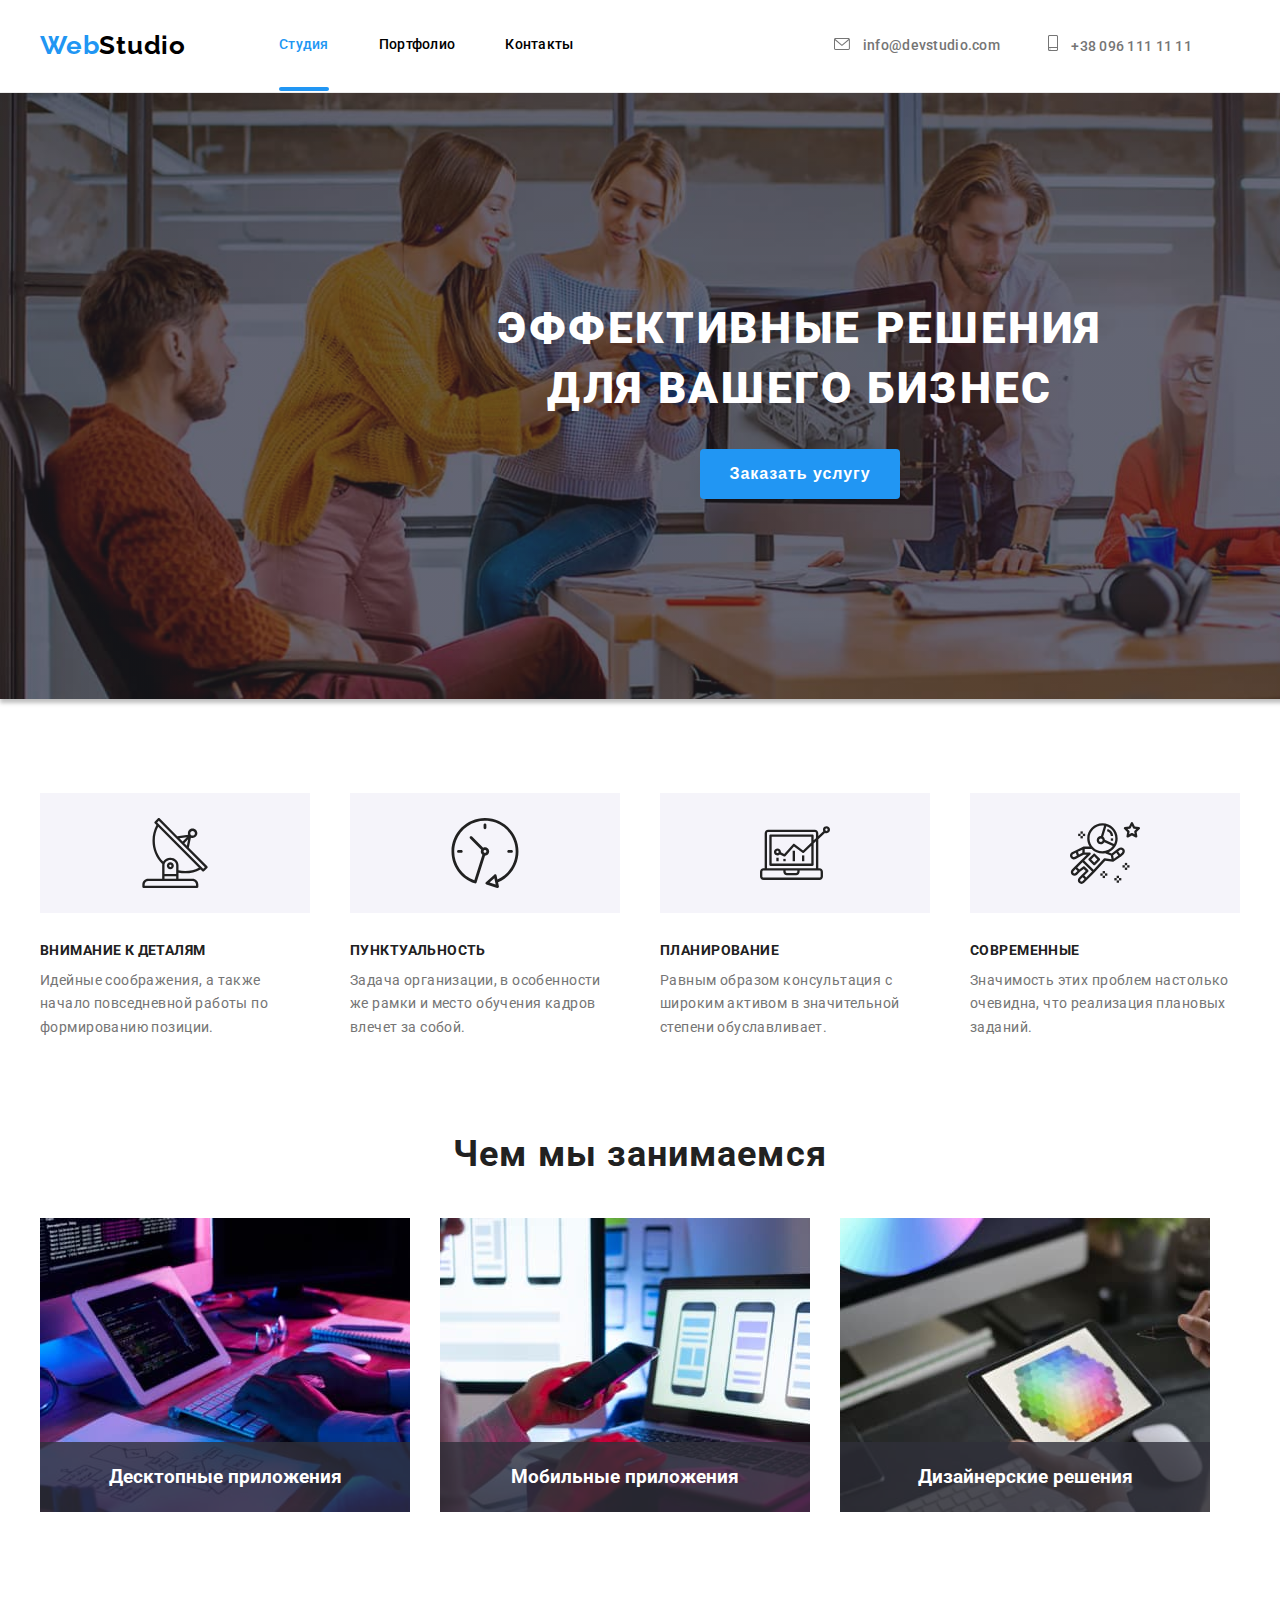
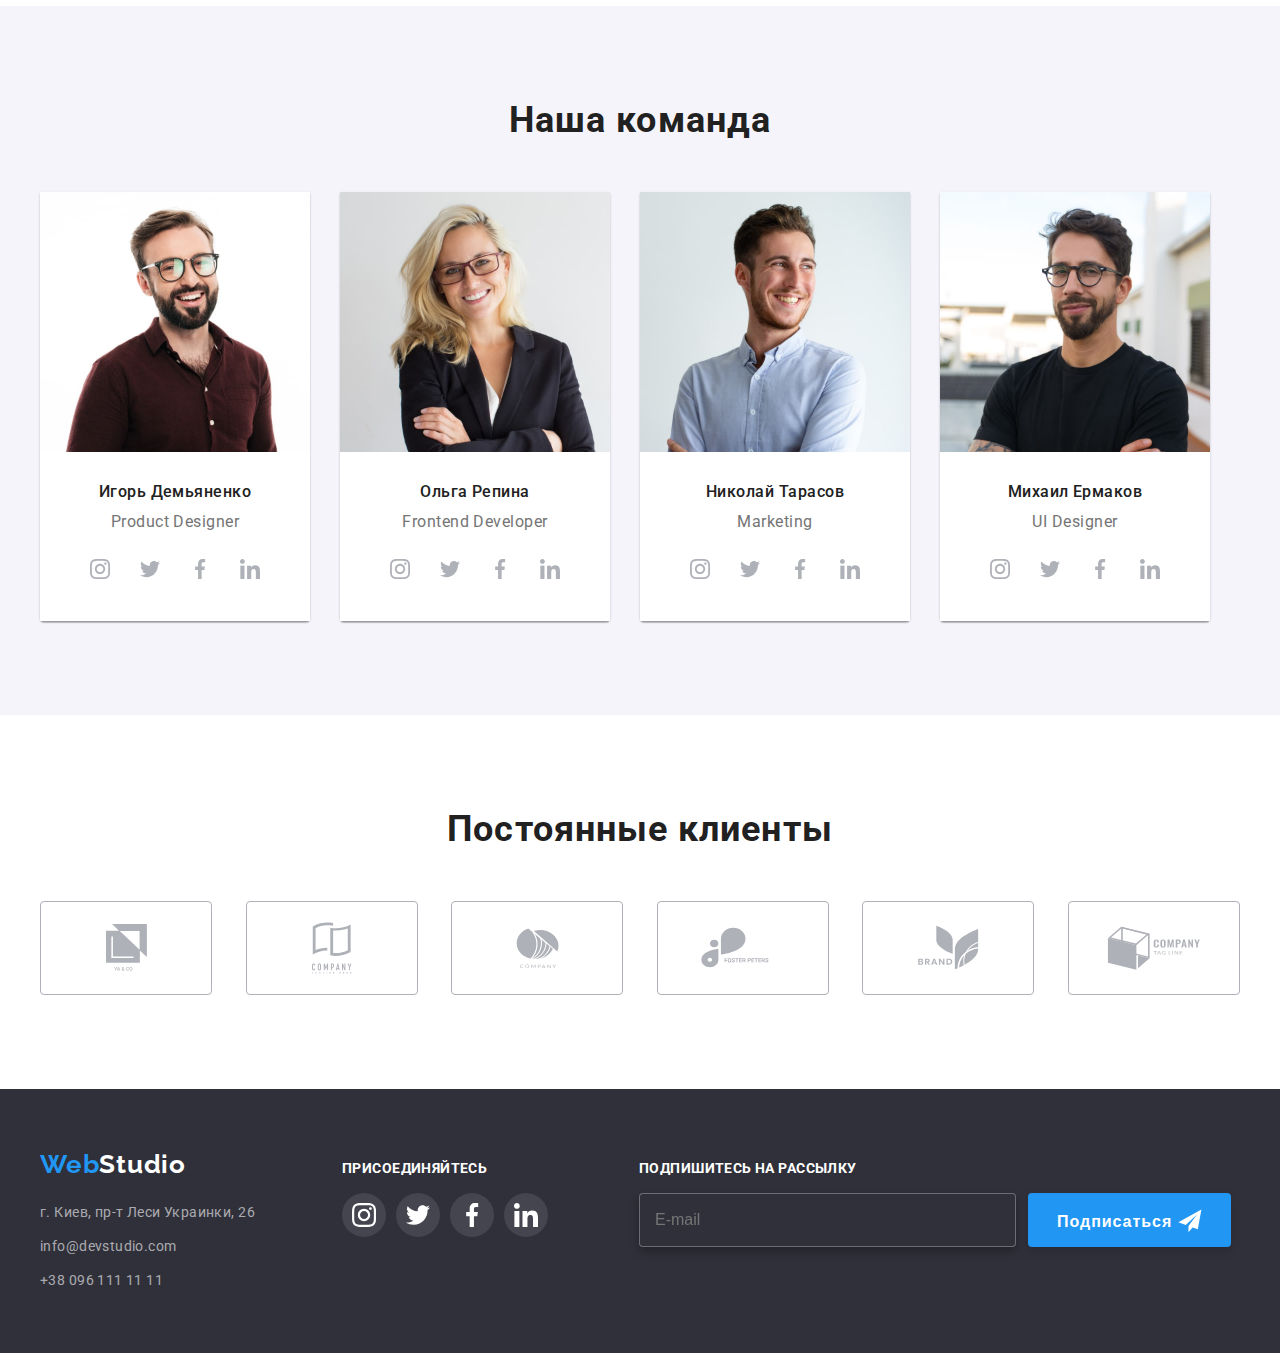
<file: index.html>
<!DOCTYPE html>
<html lang="ru">
  <head>
    <meta charset="UTF-8" />
    <meta http-equiv="X-UA-Compatible" content="IE=edge" />
    <meta name="viewport" content="width=device-width, initial-scale=1.0" />
    <title>WebStudio</title>
    <link rel="preconnect" href="https://fonts.gstatic.com" />
    <link
      href="https://fonts.googleapis.com/css2?family=Raleway:wght@700&family=Roboto:wght@400;500;700;900&display=swap"
      rel="stylesheet"
    />
    <link
      rel="preconnect"
      href="https://cdnjs.cloudflare.com/ajax/libs/modern-normalize/1.1.0/modern-normalize.min.css"
    />
    <link rel="stylesheet" href="./css/styles.css" />
  </head>

  <body>
    <!-- header -->
    <header class="header">
      <div class="container header-container">
        <nav class="nav">
          <a class="logo logo-margin" href="./" lang="en"
            ><span class="web-logo">Web</span>Studio
          </a>
          <ul class="menu">
            <li class="menu-item">
              <a class="menu-studio current" href="./index.html">
                Студия
              </a>
            </li>
            <li class="menu-item">
              <a class="menu-studio" href="./portfolio.html">Портфолио</a>
            </li>

            <li class="menu-item">
              <a class="menu-studio" href="#Контакты">Контакты</a>
            </li>
          </ul>
        </nav>
        <ul class="contacts-list">
          <li class="icon-list">
            <a class="mail-link" href="mailto:info@devstudio.com">
              <svg class="envelope-class">
                <use href="./images/icon/sprite.svg#envelope-hover"></use>
              </svg>
              info@devstudio.com</a
            >
          </li>
          <li class="icon-list">
            <a class="tel-link" href="tel:+380961111111">
              <svg class="smartphone-class">
                <use href="./images/icon/sprite.svg#smartphone"></use>
              </svg>
              +38 096 111 11 11</a
            >
          </li>
        </ul>
      </div>
    </header>
    <!-- End header -->

    <!--  main   -->
    <main>
      <!-- hero -->
      <section class="hero-one">
        <div class="container">
          <h1 class="hero-title">
            Эффективные решения <br />
            для вашего бизнес
          </h1>
          <button class="button-hero" type="button" data-modal-open>
            Заказать услугу
          </button>
        </div>
      </section>

      <!-- benefits -->
      <section class="section container benefits">
        <h2 class="visually-hidden">Преимущества</h2>
        <ul class="benefits-list">
          <li class="benefits-item">
            <a href="" class="benefits-item-icon">
              <svg class="benefits-icon-class">
                <use href="./images/icon/sprite.svg#antenna"></use>
              </svg>
            </a>
            <h3 class="benefits-title">Внимание к деталям</h3>
            <p class="description">
              Идейные соображения, а также начало повседневной работы по
              формированию позиции.
            </p>
          </li>
          <li class="benefits-item">
            <a href="" class="benefits-item-icon">
              <svg class="benefits-icon-class">
                <use href="./images/icon/sprite.svg#clock"></use>
              </svg>
            </a>
            <h3 class="benefits-title">Пунктуальность</h3>
            <p class="description">
              Задача организации, в особенности же рамки и место обучения кадров
              влечет за собой.
            </p>
          </li>
          <li class="benefits-item">
            <a href="" class="benefits-item-icon">
              <svg class="benefits-icon-class">
                <use href="./images/icon/sprite.svg#diagram"></use>
              </svg>
            </a>
            <h3 class="benefits-title">Планирование</h3>
            <p class="description">
              Равным образом консультация с широким активом в значительной
              степени обуславливает.
            </p>
          </li>
          <li class="benefits-item">
            <a href="" class="benefits-item-icon">
              <svg class="benefits-icon-class">
                <use href="./images/icon/sprite.svg#astronaut"></use>
              </svg>
            </a>
            <h3 class="benefits-title">Современные</h3>
            <p class="description">
              Значимость этих проблем настолько очевидна, что реализация
              плановых заданий.
            </p>
          </li>
        </ul>
      </section>

      <!-- Чем мы занимаемся -->
      <section class="section container">
        <h2 class="two-title when">Чем мы занимаемся</h2>
        <ul class="When-gob">
          <li class="When-gob-item">
            <div class="two-title-container">
              <img
                src="./images/about/about-img-1.jpg"
                alt="работаем на компьютере"
                width="370"
                height="294"
              />
              <div class="two-title-name-bloc">
                <h3 class="two-title-name">Десктопные приложения</h3>
              </div>
            </div>
          </li>
          <li class="When-gob-item">
            <div class="two-title-container">
              <img
                src="./images/about/about-img-2.jpg"
                alt="работаем на телефоне"
                width="370"
                height="294"
              />
              <div class="two-title-name-bloc">
                <h3 class="two-title-name">Мобильные приложения</h3>
              </div>
            </div>
          </li>
          <li class="When-gob-item">
            <div class="two-title-container">
              <img
                src="./images/about/about-img-3.jpg"
                alt="работаем на планшете"
                width="370"
                height="294"
              />
              <div class="two-title-name-bloc">
                <h3 class="two-title-name">Дизайнерские решения</h3>
              </div>
            </div>
          </li>
        </ul>
      </section>

      <!-- Наша команда -->
      <section class="comande section">
        <div class="container">
          <h2 class="two-title big">Наша команда</h2>
          <ul class="comande-img">
            <li class="comande-img-item">
              <img
                src="./images/team/team-img-1.jpg"
                alt="фото мужчины"
                width="270"
                height="260"
              />
              <div class="background-color-comande">
                <h4 class="name-title">Игорь Демьяненко</h4>
                <p class="work-title" lang="en">Product Designer</p>
                <ul class="comande-icon-list">
                  <li class="comande-icon-item">
                    <a href="" class="comande-icons">
                      <svg class="comande-icon-class">
                        <use href="./images/icon/sprite.svg#instagram"></use>
                      </svg>
                    </a>
                  </li>
                  <li class="comande-icon-list">
                    <a href="" class="comande-icons">
                      <svg class="comande-icon-class">
                        <use href="./images/icon/sprite.svg#twitter"></use>
                      </svg>
                    </a>
                  </li>
                  <li class="comande-icon-list">
                    <a href="" class="comande-icons">
                      <svg class="comande-icon-class">
                        <use href="./images/icon/sprite.svg#facebook"></use>
                      </svg>
                    </a>
                  </li>
                  <li class="comande-icon-list">
                    <a href="" class="comande-icons">
                      <svg class="comande-icon-class">
                        <use href="./images/icon/sprite.svg#linkedin"></use>
                      </svg>
                    </a>
                  </li>
                </ul>
              </div>
            </li>

            <li class="comande-img-item">
              <img
                class="comande-img-foto"
                src="./images/team/team-img-2.jpg"
                alt="фото женщины"
                width="270"
                height="260"
              />
              <div class="background-color-comande">
                <h4 class="name-title">Ольга Репина</h4>
                <p class="work-title" lang="en">Frontend Developer</p>
                <ul class="comande-icon-list">
                  <li class="comande-icon-item">
                    <a href="" class="comande-icons">
                      <svg class="comande-icon-class">
                        <use href="./images/icon/sprite.svg#instagram"></use>
                      </svg>
                    </a>
                  </li>
                  <li class="comande-icon-list">
                    <a href="" class="comande-icons">
                      <svg class="comande-icon-class">
                        <use href="./images/icon/sprite.svg#twitter"></use>
                      </svg>
                    </a>
                  </li>
                  <li class="comande-icon-list">
                    <a href="" class="comande-icons">
                      <svg class="comande-icon-class">
                        <use href="./images/icon/sprite.svg#facebook"></use>
                      </svg>
                    </a>
                  </li>
                  <li class="comande-icon-list">
                    <a href="" class="comande-icons">
                      <svg class="comande-icon-class">
                        <use href="./images/icon/sprite.svg#linkedin"></use>
                      </svg>
                    </a>
                  </li>
                </ul>
              </div>
            </li>

            <li class="comande-img-item">
              <img
                src="./images/team/team-img-3.jpg"
                alt="фото мужчины"
                width="270"
                height="260"
              />
              <div class="background-color-comande">
                <h4 class="name-title">Николай Тарасов</h4>
                <p class="work-title" lang="en">Marketing</p>
                <ul class="comande-icon-list">
                  <li class="comande-icon-item">
                    <a href="" class="comande-icons">
                      <svg class="comande-icon-class">
                        <use href="./images/icon/sprite.svg#instagram"></use>
                      </svg>
                    </a>
                  </li>
                  <li class="comande-icon-list">
                    <a href="" class="comande-icons">
                      <svg class="comande-icon-class">
                        <use href="./images/icon/sprite.svg#twitter"></use>
                      </svg>
                    </a>
                  </li>
                  <li class="comande-icon-list">
                    <a href="" class="comande-icons">
                      <svg class="comande-icon-class">
                        <use href="./images/icon/sprite.svg#facebook"></use>
                      </svg>
                    </a>
                  </li>
                  <li class="comande-icon-list">
                    <a href="" class="comande-icons">
                      <svg class="comande-icon-class">
                        <use href="./images/icon/sprite.svg#linkedin"></use>
                      </svg>
                    </a>
                  </li>
                </ul>
              </div>
            </li>

            <li class="comande-img-item">
              <img
                src="./images/team/team-img-4.jpg"
                alt="фото мужчины"
                width="270"
                height="260"
              />
              <div class="background-color-comande">
                <h4 class="name-title">Михаил Ермаков</h4>
                <p class="work-title" lang="en">UI Designer</p>
                <ul class="comande-icon-list">
                  <li class="comande-icon-item">
                    <a href="" class="comande-icons">
                      <svg class="comande-icon-class">
                        <use href="./images/icon/sprite.svg#instagram"></use>
                      </svg>
                    </a>
                  </li>
                  <li class="comande-icon-list">
                    <a href="" class="comande-icons">
                      <svg class="comande-icon-class">
                        <use href="./images/icon/sprite.svg#twitter"></use>
                      </svg>
                    </a>
                  </li>
                  <li class="comande-icon-list">
                    <a href="" class="comande-icons">
                      <svg class="comande-icon-class">
                        <use href="./images/icon/sprite.svg#facebook"></use>
                      </svg>
                    </a>
                  </li>
                  <li class="comande-icon-list">
                    <a href="" class="comande-icons">
                      <svg class="comande-icon-class">
                        <use href="./images/icon/sprite.svg#linkedin"></use>
                      </svg>
                    </a>
                  </li>
                </ul>
              </div>
            </li>
          </ul>
        </div>
      </section>

      <!-- Постоянные клиенты -->
      <section class="section">
        <div class="container">
          <h2 class="two-title big">Постоянные клиенты</h2>
          <ul class="customers-icon-list">
            <li class="comande-icon-item">
              <a href="" class="customers-icons">
                <svg class="customers-icon-class" width="41" height="47">
                  <use href="./images/icon/sprite.svg#group"></use>
                </svg>
              </a>
            </li>
            <li class="comande-icon-list">
              <a href="" class="customers-icons">
                <svg class="customers-icon-class" width="40" height="52">
                  <use href="./images/icon/sprite.svg#group-one"></use>
                </svg>
              </a>
            </li>
            <li class="comande-icon-item">
              <a href="" class="customers-icons">
                <svg class="customers-icon-class" width="43" height="42">
                  <use href="./images/icon/sprite.svg#group-two"></use>
                </svg>
              </a>
            </li>
            <li class="comande-icon-list">
              <a href="" class="customers-icons">
                <svg class="customers-icon-class" width="84" height="41">
                  <use href="./images/icon/sprite.svg#group-three"></use>
                </svg>
              </a>
            </li>
            <li class="comande-icon-list">
              <a href="" class="customers-icons">
                <svg class="customers-icon-class" width="63" height="45">
                  <use href="./images/icon/sprite.svg#group-four"></use>
                </svg>
              </a>
            </li>
            <li class="comande-icon-list">
              <a href="" class="customers-icons">
                <svg class="customers-icon-class" width="94" height="44">
                  <use href="./images/icon/sprite.svg#group-five"></use>
                </svg>
              </a>
            </li>
          </ul>
        </div>
      </section>
    </main>
    <!-- end main   -->

    <!-- footer -->
    <footer class="footer">
      <div class="container footer-container">
        <div class="">
          <div class="margin-footer">
            <a class="logo" href="./" lang="en"
              ><span class="web-logo">Web</span
              ><span class="white-Studio">Studio</span></a
            >
          </div>

          <address id="Контакты">
            <ul class="contacts">
              <li class="contacts-item">
                <a class="target" href="https://goo.gl/maps/8Pakx56sfDg3WoJN7"
                  >г. Киев, пр-т Леси Украинки, 26</a
                >
              </li>
              <li class="contacts-item">
                <a class="mail-contacts" href="mailto:info@devstudio.com"
                  >info@devstudio.com</a
                >
              </li>
              <li class="contacts-item">
                <a class="tel-contacts" href="tel:+380961111111"
                  >+38 096 111 11 11</a
                >
              </li>
            </ul>
          </address>
        </div>
        <div class="">
          <h3 class="footer-h-three">присоединяйтесь</h3>
          <ul class="footer-icon-list">
            <li class="footer-icon-item">
              <a href="" class="footer-icons">
                <svg class="footer-icon-class">
                  <use href="./images/icon/sprite.svg#instagram"></use>
                </svg>
              </a>
            </li>
            <li class="footer-icon-item">
              <a href="" class="footer-icons">
                <svg class="footer-icon-class">
                  <use href="./images/icon/sprite.svg#twitter"></use>
                </svg>
              </a>
            </li>
            <li class="footer-icon-item">
              <a href="" class="footer-icons">
                <svg class="footer-icon-class">
                  <use href="./images/icon/sprite.svg#facebook"></use>
                </svg>
              </a>
            </li>
            <li class="footer-icon-item">
              <a href="" class="footer-icons">
                <svg class="footer-icon-class">
                  <use href="./images/icon/sprite.svg#linkedin"></use>
                </svg>
              </a>
            </li>
          </ul>
        </div>
        <div class="footer-div-three">
          <h3 class="footer-h-three">Подпишитесь на рассылку</h3>
          <form action="#" class="modal-form-footer">
            <label class="modal-form-footer-label">
              <input
                type="text"
                class="modal-form-footer-input"
                name="user-name"
                placeholder="E-mail"
                required
              />
              <button type="submit" class="modal-footer-button">
                Подписаться
                <svg class="footer-icon-class button">
                  <use href="./images/icon/sprite.svg#icon-send"></use>
                </svg>
              </button>
            </label>
          </form>
        </div>
      </div>
    </footer>

    <!-- backdrop -->
    <div class="backdrop is-hidden" data-modal>
      <div class="modal">
        <button type="button" class="close-btn" data-modal-close>
          <svg class="close">
            <use href="./images/icon/sprite.svg#close"></use>
          </svg>
        </button>
        <form action="" class="modal-form">
          <p class="data">Оставьте свои данные, мы вам перезвоним</p>
          <label class="modal-form-fild">
            Имя
            <span class="modal-form-fild-one">
              <input
                type="text"
                class="modal-form-imput"
                name="user-name"
                minlength="2"
                pattern="[a-zA-Zа-яёА-ЯЁ]+"
                title="Имя должно содержать символы латиницы и кирилицы"
                required
              />
              <svg class="modal-form-icon">
                <use href="./images/icon/sprite.svg#person"></use>
              </svg>
            </span>
          </label>
          <label class="modal-form-fild">
            Телефон
            <span class="modal-form-fild-one">
              <input
                type="text"
                class="modal-form-imput"
                name="user-name"
                pattern="[0-9]{3}-[0-9]{3}-[0-9]{2}-[0-9]{2}"
                title="098-000-00-00"
                required
              />
              <svg class="modal-form-icon">
                <use href="./images/icon/sprite.svg#phone"></use>
              </svg>
            </span>
          </label>
          <label class="modal-form-fild">
            Почта
            <span class="modal-form-fild-one">
              <input
                type="text"
                class="modal-form-imput"
                name="user-name"
                required
              />
              <svg class="modal-form-icon">
                <use href="./images/icon/sprite.svg#email"></use>
              </svg>
            </span>
          </label>
          <label class="modal-form-fild">
            Комментарий
            <textarea
              name="user-message"
              class="modal-form-message"
              placeholder="Введите текст"
            ></textarea>
            <input
              type="checkbox"
              class="modal-form-checkbox visually-hidden"
              id="accept-polic"
            />
            <label for="accept-polic" class="modal-form-checkbox-label"
              >Соглашаюсь с рассылкой и принимаю&nbsp
              <a href="#" class="modal-form-checkbox-link"
                >Условия договора</a
              ></label
            >
          </label>
          <button type="submit" class="modal-form-button">Отправить</button>
        </form>
      </div>
    </div>
    <script src="./js/modal.js"></script>
  </body>
</html>
</file>
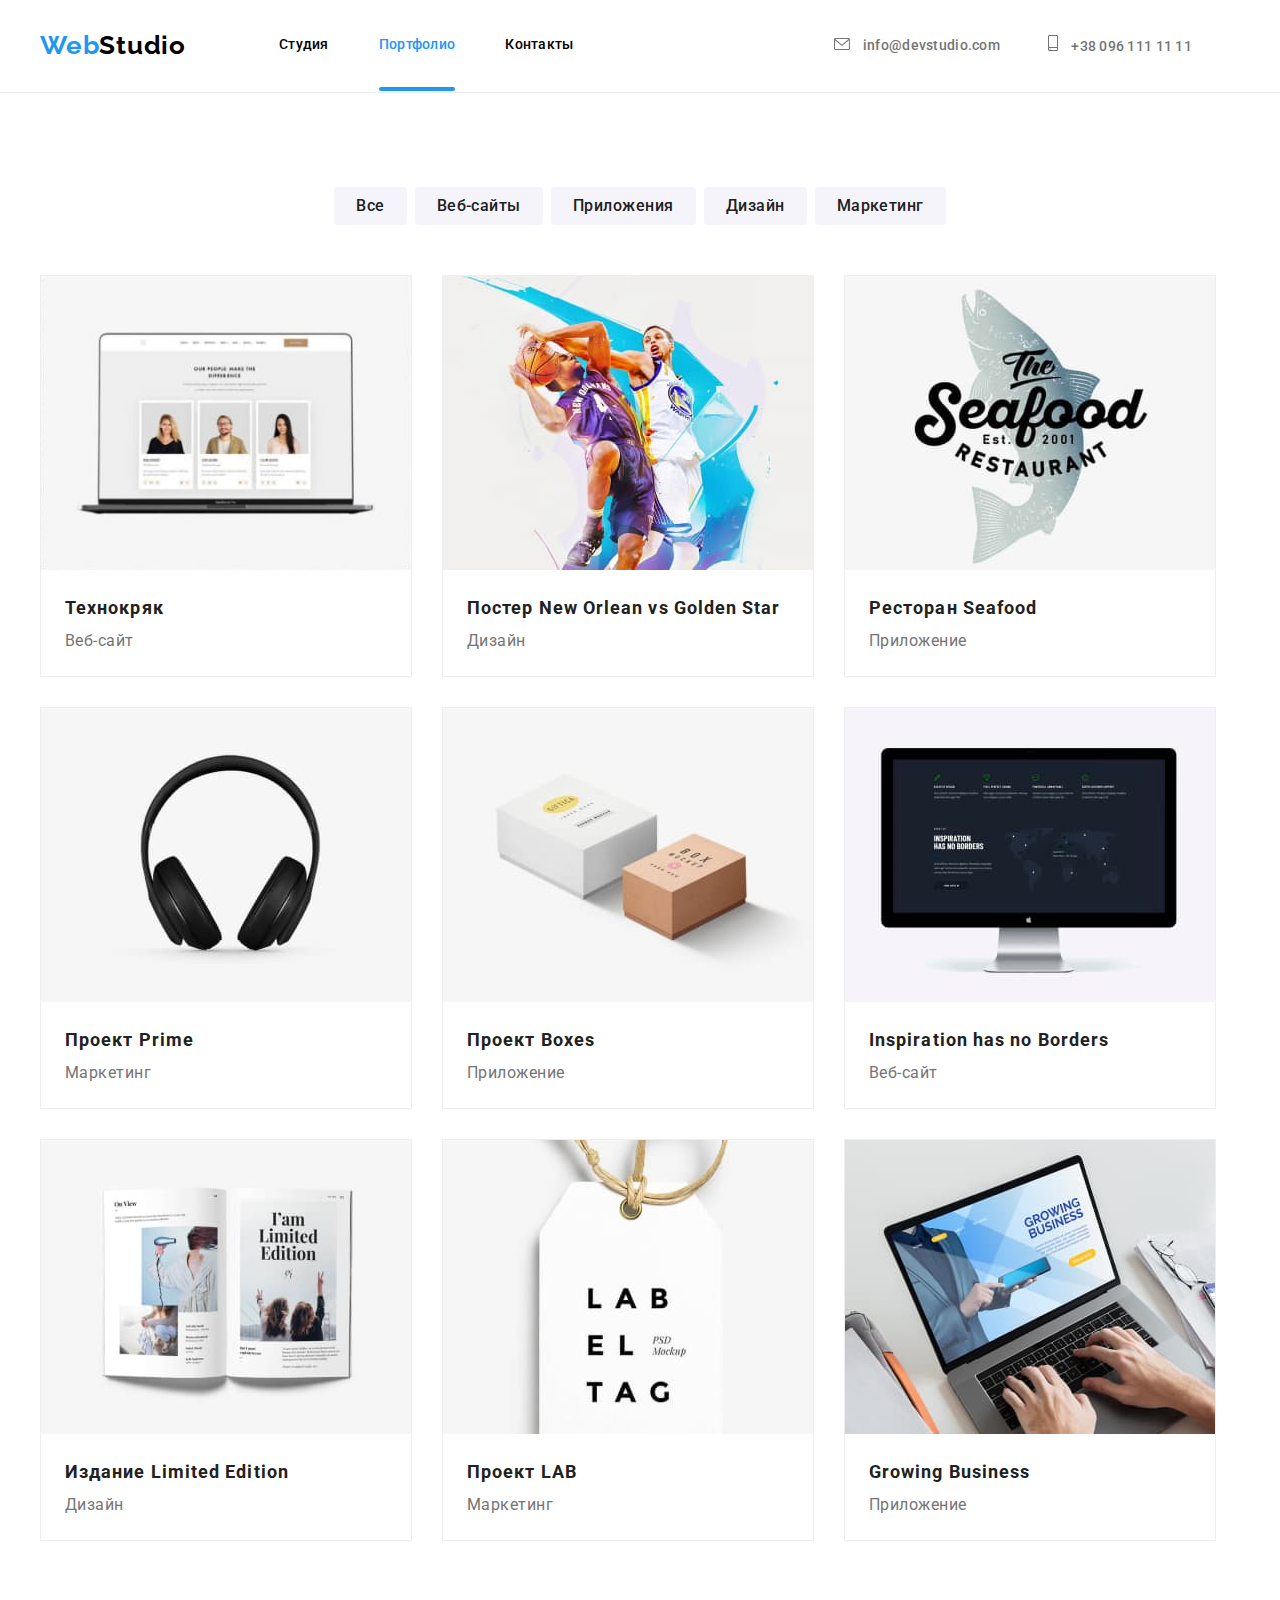
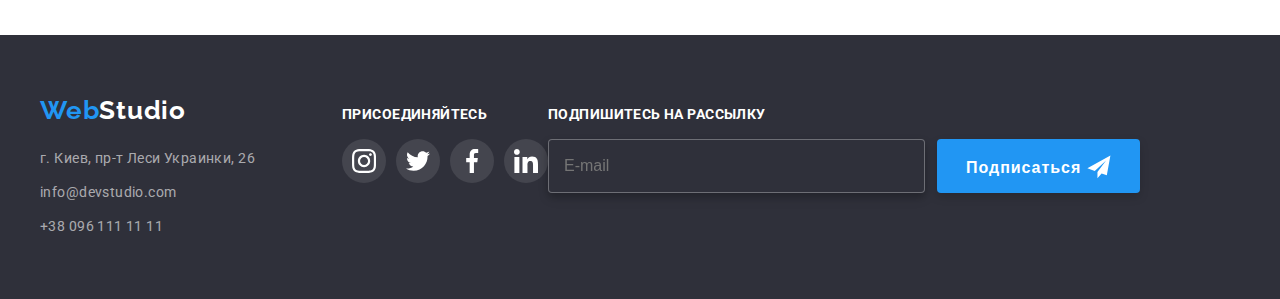
<file: portfolio.html>
<!DOCTYPE html>
<html lang="ru">
  <head>
    <meta charset="UTF-8" />
    <meta http-equiv="X-UA-Compatible" content="IE=edge" />
    <meta name="viewport" content="width=device-width, initial-scale=1.0" />
    <title>Портфолио</title>
    <link rel="preconnect" href="https://fonts.gstatic.com" />
    <link
      href="https://fonts.googleapis.com/css2?family=Raleway:wght@700&family=Roboto:wght@400;500;700;900&display=swap"
      rel="stylesheet"
    />
    <link
      rel="preconnect"
      href="https://cdnjs.cloudflare.com/ajax/libs/modern-normalize/1.1.0/modern-normalize.min.css"
    />
    <link rel="stylesheet" href="./css/styles.css" />
  </head>

  <body>
    <!-- header -->
    <header class="header">
      <div class="container header-container">
        <nav class="nav">
          <a class="logo logo-margin" href="./" lang="en"
            ><span class="web-logo">Web</span>Studio
          </a>
          <ul class="menu">
            <li class="menu-item">
              <a class="menu-studio" href="./index.html">Студия</a>
            </li>

            <li class="menu-item">
              <a class="menu-studio current" href="./portfolio.html">Портфолио</a>
            </li>

            <li class="menu-item">
              <a class="menu-studio" href="#Контакты">Контакты</a>
            </li>
          </ul>
        </nav>
        <ul class="contacts-list">
          <li class="icon-list">
            <a class="mail-link" href="mailto:info@devstudio.com">
              <svg class="envelope-class">
                <use href="./images/icon/sprite.svg#envelope-hover"></use>
              </svg>
              info@devstudio.com</a
            >
          </li>
          <li class="icon-list">
            <a class="tel-link" href="tel:+380961111111">
              <svg class="smartphone-class">
                <use href="./images/icon/sprite.svg#smartphone"></use>
              </svg>
              +38 096 111 11 11</a
            >
          </li>
        </ul>
    </header>
    <!-- end header -->

    <!--  main   -->
    <main>
      <!-- menu -->
      <section class="section main-menu">
        <div class="container">
          <h1 class="visually-hidden">Меню портфоліо</h1>
          <ul class="menu-portfolio">
            <li class="menu-portfolio-item">
              <button class="button-portfolio" type="button">Все</button>
            </li>
            <li class="menu-portfolio-item">
              <button class="button-portfolio" type="button">Веб-сайты</button>
            </li>
            <li class="menu-portfolio-item">
              <button class="button-portfolio" type="button">Приложения</button>
            </li>
            <li class="menu-portfolio-item">
              <button class="button-portfolio" type="button">Дизайн</button>
            </li>
            <li class="menu-portfolio-item">
              <button class="button-portfolio" type="button">Маркетинг</button>
            </li>
          </ul>
        </div>
      </section>
      <!-- end menu -->

      <!-- portfolio -->
      <section class="section-two container">
        <h2 class="visually-hidden">Портфоліо</h2>
        <ul class="portfolio">
          <li class="portfolio-item">
            <a class="img-portfolio" href="./">
              <div class="img-portfolio-box">
                <img
                  src="./images/portfolio/portfolio-img-1.jpg"
                  alt="Веб-сайт"
                  width="370"
                  height="294"
                />
                <p class="portfolio-text-box">
                    Технокряк это современная <br/> площадка распространения коронавируса. Компании <br/> используют эту платформу для цифрового шпионажа и атак на защищённые сервера конкурентов.
                </p>
              </div>
              <div class="portfolio-padding">
                <h3 class="name-portfolio-link">Технокряк</h3>
                <p class="work-definition">Веб-сайт</p>
              </div>
            </a>
          </li>
          <li class="portfolio-item">
            <a class="img-portfolio" href="./">
              <div class="img-portfolio-box">
                <img
                  src="./images/portfolio/portfolio-img-2.jpg"
                  alt="Постер"
                  width="370"
                  height="294"
                />
                <p class="portfolio-text-box">
                    Технокряк это современная <br/> площадка распространения коронавируса. Компании <br/> используют эту платформу для цифрового шпионажа и атак на защищённые сервера конкурентов.
                </p>
              </div>
              <div class="portfolio-padding">
                <h3 class="name-portfolio-link">
                  Постер <span lang="en">New Orlean vs Golden Star</span>
                </h3>
                <p class="work-definition">Дизайн</p>
              </div>
            </a>
          </li>
          <li class="portfolio-item">
            <a class="img-portfolio" href="./">
              <div class="img-portfolio-box">
                <img
                  src="./images/portfolio/portfolio-img-3.jpg"
                  alt="Приложение"
                  width="370"
                  height="294"
                />
                <p class="portfolio-text-box">
                    Технокряк это современная <br/> площадка распространения коронавируса. Компании <br/> используют эту платформу для цифрового шпионажа и атак на защищённые сервера конкурентов.
                </p>
              </div>
              <div class="portfolio-padding">
                <h3 class="name-portfolio-link">
                  Ресторан <span lang="en">Seafood</span>
                </h3>
                <p class="work-definition">Приложение</p>
              </div>
            </a>
          </li>
          <li class="portfolio-item">
            <a class="img-portfolio" href="./">
              <div class="img-portfolio-box">
                <img
                  src="./images/portfolio/portfolio-img-4.jpg"
                  alt="Наушники"
                  width="370"
                  height="294"
                />
                <p class="portfolio-text-box">
                    Технокряк это современная <br/> площадка распространения коронавируса. Компании <br/> используют эту платформу для цифрового шпионажа и атак на защищённые сервера конкурентов.
                </p>
              </div>
              <div class="portfolio-padding">
                <h3 class="name-portfolio-link">
                  Проект <span lang="en">Prime</span>
                </h3>
                <p class="work-definition">Маркетинг</p>
              </div>
            </a>
          </li>
          <li class="portfolio-item">
            <a class="img-portfolio" href="./">
              <div class="img-portfolio-box">
                <img
                  src="./images/portfolio/portfolio-img-5.jpg"
                  alt="Приложение"
                  width="370"
                  height="294"
                />
                <p class="portfolio-text-box">
                    Технокряк это современная <br/> площадка распространения коронавируса. Компании <br/> используют эту платформу для цифрового шпионажа и атак на защищённые сервера конкурентов.
                </p>
              </div>
              <div class="portfolio-padding">
                <h3 class="name-portfolio-link">
                  Проект <span lang="en">Boxes</span>
                </h3>
                <p class="work-definition">Приложение</p>
              </div>
            </a>
          </li>
          <li class="portfolio-item">
            <a class="img-portfolio" href="./">
              <div class="img-portfolio-box">
                <img
                  src="./images/portfolio/portfolio-img-6.jpg"
                  alt="Веб-сайт"
                  width="370"
                  height="294"
                />
                <p class="portfolio-text-box">
                    Технокряк это современная <br/> площадка распространения коронавируса. Компании <br/> используют эту платформу для цифрового шпионажа и атак на защищённые сервера конкурентов.
                </p>
              </div>
              <div class="portfolio-padding">
                <h3 class="name-portfolio-link" lang="en">
                  Inspiration has no Borders
                </h3>
                <p class="work-definition">Веб-сайт</p>
              </div>
            </a>
          </li>
          <li class="portfolio-item">
            <a class="img-portfolio" href="./">
              <div class="img-portfolio-box">
                <img
                  src="./images/portfolio/portfolio-img-7.jpg"
                  alt="Издание"
                  width="370"
                  height="294"
                />
                <p class="portfolio-text-box">
                    Технокряк это современная <br/> площадка распространения коронавируса. Компании <br/> используют эту платформу для цифрового шпионажа и атак на защищённые сервера конкурентов.
                </p>
              </div>
              <div class="portfolio-padding">
                <h3 class="name-portfolio-link">
                  Издание <span lang="en">Limited Edition</span>
                </h3>
                <p class="work-definition">Дизайн</p>
              </div>
            </a>
          </li>
          <li class="portfolio-item">
            <a class="img-portfolio" href="./">
              <div class="img-portfolio-box">
                <img
                  src="./images/portfolio/portfolio-img-8.jpg"
                  alt="Проект"
                  width="370"
                  height="294"
                />
                <p class="portfolio-text-box">
                    Технокряк это современная <br/> площадка распространения коронавируса. Компании <br/> используют эту платформу для цифрового шпионажа и атак на защищённые сервера конкурентов.
                </p>
              </div>
              <div class="portfolio-padding">
                <h3 class="name-portfolio-link">
                  Проект <span lang="en">LAB</span>
                </h3>
                <p class="work-definition">Маркетинг</p>
              </div>
            </a>
          </li>
          <li class="portfolio-item">
            <a class="img-portfolio" href="./">
              <div class="img-portfolio-box">
                  <img
                  src="./images/portfolio/portfolio-img-9.jpg"
                  alt="Приложение"
                  width="370"
                  height="294"
                />
                <p class="portfolio-text-box">
                    Технокряк это современная <br/> площадка распространения коронавируса. Компании <br/> используют эту платформу для цифрового шпионажа и атак на защищённые сервера конкурентов.
                </p>
              </div>
              <div class="portfolio-padding">
                <h3 class="name-portfolio-link" lang="en">Growing Business</h3>
                <p class="work-definition">Приложение</p>
              </div>
            </a>
          </li>
        </ul>
      </section>
      <!-- end portfolio -->
    </main>
    <!-- footer -->
    <footer class="footer">
      <div class="container section footer-container">
        <div class="">
          <div class="margin-footer">
            <a class="logo" href="./" lang="en"
              ><span class="web-logo">Web</span
              ><span class="white-Studio">Studio</span></a
            >
          </div>

          <address id="Контакты">
            <ul class="contacts">
              <li class="contacts-item">
                <a class="target" href="https://goo.gl/maps/8Pakx56sfDg3WoJN7"
                  >г. Киев, пр-т Леси Украинки, 26</a
                >
              </li>
              <li class="contacts-item">
                <a class="mail-contacts" href="mailto:info@devstudio.com"
                  >info@devstudio.com</a
                >
              </li>
              <li class="contacts-item">
                <a class="tel-contacts" href="tel:+380961111111"
                  >+38 096 111 11 11</a
                >
              </li>
            </ul>
          </address>
        </div>
        <div class="join">
          <h3 class="footer-h-three">присоединяйтесь</h3>
          <ul class="footer-icon-list">
            <li class="footer-icon-item">
              <a href="" class="footer-icons">
                <svg class="footer-icon-class">
                  <use href="./images/icon/sprite.svg#instagram"></use>
                </svg>
              </a>
            </li>
            <li class="footer-icon-item">
              <a href="" class="footer-icons">
                <svg class="footer-icon-class">
                  <use href="./images/icon/sprite.svg#twitter"></use>
                </svg>
              </a>
            </li>
            <li class="footer-icon-item">
              <a href="" class="footer-icons">
                <svg class="footer-icon-class">
                  <use href="./images/icon/sprite.svg#facebook"></use>
                </svg>
              </a>
            </li>
            <li class="footer-icon-item">
              <a href="" class="footer-icons">
                <svg class="footer-icon-class">
                  <use href="./images/icon/sprite.svg#linkedin"></use>
                </svg>
              </a>
            </li>
          </ul>
        </div>
        <div>
          <h3 class="footer-h-three">Подпишитесь на рассылку</h3>
          <form action="#" class="modal-form-footer">
            <label class="modal-form-footer-label">
              <input
                type="text"
                class="modal-form-footer-input"
                name="user-name"
                placeholder="E-mail"
                required
              />
              <button type="submit" class="modal-footer-button">
                Подписаться
                <svg class="footer-icon-class button">
                  <use href="./images/icon/sprite.svg#icon-send"></use>
                </svg>
              </button>
            </label>
          </form>
        </div>
      </div>
    </footer>
  </body>
</html>
</file>
<file: css/styles.css>
:root {
  /* color */
  --body-background-color: #ffffff;
  --body-color: #757575;
  --color-header: #2196f3;
  --logo: #000000;
  --web-logo: #2196f3;
  /* color-logo (hover,focus) */
  --color-logo: #2196f3;
  /* end-logo-color */
  --menu-studio: #000000;
  --hero-one: #757575;
  --hero-one-background-color: #2f303a;
  --hero-title: #ffffff;
  --button-hero: #ffffff;
  --button-hero-background-color: #2196f3;
  --benefits-title: #212121;
  --two-title: #212121;
  --comande-background-color: #f5f4fa;
  --name-title: #212121;
  --work-title: #757575;
  --footer-background-color: #2f303a;
  --white-Studio: #ffffff;
  --contacts-list: rgba(255, 255, 255, 0.6);
  --contacts-list-hfa: #ffffff;
  --button-portfolio: #212121;
  --button-portfolio-background: #f5f4fa;
  --button-portfolio-hf-background: #2196f3;
  --button-portfolio-hf: #ffffff;
  --name-portfolio-link: #212121;
  --work-definition: #757575;
  --background-color-comande: #ffffff;
}
h1,
h2,
h3,
h4,
h5,
h6,
p {
  margin-top: 0;
  margin-bottom: 0;
}

ul,
ol {
  margin-top: 0;
  margin-bottom: 0;
  padding-left: 0;
}

img {
  display: block;
}

body {
  background-color: var(--body-background-color);
  font-family: Roboto, sans-serif;
  color: var(--body-color);
  margin: 0px;
}

.container {
  width: 1200px;
  margin: auto;
  padding-left: 15px;
  padding-right: 15px;
}
.section {
  padding-top: 94px;
  padding-bottom: 94px;
}
.section-two {
  padding-top: 50px;
  padding-bottom: 94px;
}

.visually-hidden {
  position: absolute !important;
  clip: rect(1px 1px 1px 1px); /* IE6, IE7 */
  clip: rect(1px, 1px, 1px, 1px);
  padding: 0 !important;
  border: 0 !important;
  height: 1px !important;
  width: 1px !important;
  overflow: hidden;
}
/* -- header page 1-- */
.header {
  padding-top: 30px;
  padding-bottom: 31px;
  border-bottom: 1px solid #ececec;
}
.header-container {
  display: flex;
  align-items: center;
}
.border-bottom {
  border-bottom: 1px solid #eeeeee;
}
.logo {
  font-family: Raleway, sans-serif;
  font-weight: 700;
  font-size: 26px;
  line-height: 1.19;
  /* identical to box height */
  letter-spacing: 0.03em;
  color: var(--logo);
  text-decoration: none;

  transition-property: color;
  transition-duration: 250ms;
  transition-timing-function: cubic-bezier(0.4, 0, 0.2, 1);
}
.logo-margin {
  margin-right: 93px;
}

.logo:hover,
.logo:focus {
  color: var(--color-logo);
}

.web-logo {
  color: var(--web-logo);
}

.nav {
  display: flex;
  align-items: center;
}

.menu {
  font-weight: 500;
  font-size: 14px;
  line-height: 1.14;
  letter-spacing: 0.02em;
  list-style: none;
  display: flex;
}

.menu-item:not(:last-child) {
  margin-right: 50px;
}

.menu-studio {
  position: relative;
  text-decoration: none;
  color: var(--menu-studio);

  transition-property: color;
  transition-duration: 250ms;
  transition-timing-function: cubic-bezier(0.4, 0, 0.2, 1);
}

.menu-studio:hover,
.menu-studio:focus,
.menu-studio:active {
  color: var(--color-header);
}
.menu-studio.current {
  color: var(--color-header);
}
.menu-studio.current::after {
  content: "";
  position: absolute;
  width: 100%;
  left: 0;
  height: 4px;
  background-color: var(--color-header);
  border-radius: 2px;
  bottom: -39px;
  box-sizing: border-box;
}

.contacts-list {
  font-weight: 500;
  font-size: 14px;
  line-height: 1.23;
  letter-spacing: 0.02em;
  list-style: none;
  display: flex;
  margin-left: auto;
  align-items: center;
  justify-content: center;
}

.icon-list {
  display: flex;
  align-items: center;
  margin-right: 48px;
}
.envelope-class {
  text-decoration: none;
  fill: var(--hero-one);

  width: 16px;
  height: 12px;
  margin-right: 10px;
}
.smartphone-class {
  text-decoration: none;
  fill: var(--hero-one);

  width: 10px;
  height: 16px;
  margin-right: 10px;
}

.mail-link,
.tel-link {
  color: var(--hero-one);
  text-decoration: none;

  transition-property: color, fill, border;
  transition-duration: 250ms;
  transition-timing-function: cubic-bezier(0.4, 0, 0.2, 1);
}

.mail-link:hover,
.mail-link:focus,
.tel-link:hover,
.tel-link:focus {
  color: var(--color-header);
}
.mail-link:hover .envelope-class,
.mail-link:focus .envelope-class {
  fill: var(--color-header);
}
.tel-link:hover .smartphone-class,
.tel-link:focus .smartphone-class {
  fill: var(--color-header);
}

/* -- end header -- */

/* main */
/* hero */
.hero-one {
  background-image: linear-gradient(
      rgba(47, 48, 58, 0.4),
      rgba(47, 48, 58, 0.4)
    ),
    url(../images/hero/hero.jpg);
  text-align: center;
  align-items: center;
  background-size: cover;
  padding-top: 206px;
  padding-bottom: 200px;
  width: 1600px;
  box-sizing: border-box;
  box-shadow: 0px 4px 4px rgba(0, 0, 0, 0.25);
  margin: 0 auto;
}

.hero-title {
  font-weight: 900;
  font-size: 44px;
  line-height: 1.36;
  text-align: center;
  letter-spacing: 0.06em;
  text-transform: uppercase;
  color: var(--hero-title);
  margin-bottom: 30px;
}

.button-hero {
  width: 200px;
  height: 50px;
  font-weight: 700;
  font-size: 16px;
  line-height: 1.88;
  letter-spacing: 0.06em;
  color: var(--button-hero);
  cursor: pointer;
  background-color: var(--button-hero-background-color);
  border: none;
  border-radius: 4px;
}

/* end hero */

/* benefits */
.benefits {
  padding-bottom: 0px;
}

.benefits-list {
  list-style: none;
  display: flex;
  justify-content: space-between;
}

.benefits-item-icon {
  display: flex;
  align-items: center;
  justify-content: center;
  width: 270px;
  height: 120px;
  cursor: unset;
  background-color: #f5f4fa;
  fill: #212121;
}
.benefits-item-icon:not(:last-child) {
  margin-bottom: 30px;
}

.benefits-icon-class {
  width: 70px;
  height: 70px;
}

.benefits-title {
  font-weight: 700;
  font-size: 14px;
  line-height: 1.14;
  letter-spacing: 0.03em;
  text-transform: uppercase;
  text-align: left;
  color: var(--benefits-title);
  margin-bottom: 10px;
}

.description {
  font-family: Roboto;
  font-weight: 400;
  font-size: 14px;
  line-height: 1.71;
  letter-spacing: 0.03em;
  width: 270px;
}

/* end benefits */

/* Чем мы занимаемся */

.two-title {
  font-weight: 700;
  font-size: 36px;
  line-height: 1.16;
  text-align: center;
  letter-spacing: 0.03em;
  color: var(--two-title);
}
.when {
  margin-bottom: 42px;
}

.When-gob {
  list-style: none;
  display: flex;
}
.two-title-container {
  position: relative;
}
.When-gob-item {
}

.When-gob-item:not(:last-child) {
  margin-right: 30px;
}
.two-title-name-bloc {
  position: absolute;
  display: flex;
  text-align: center;
  justify-content: center;
  align-items: center;

  top: 76%;
  width: 100%;
  height: 70px;
  background-color: rgba(47, 48, 58, 0.8);
}
.two-title-name {
  position: absolute;
  color: #ffffff;
}

/* Наша команда */
.comande {
  background-color: var(--comande-background-color);
}

.big {
  margin-bottom: 50px;
}
.comande-img {
  list-style: none;
  display: flex;
  flex-wrap: wrap;
  margin-left: -30px;
  margin-top: -30px;
}

.comande-img-item {
  margin-left: 30px;
  margin-top: 30px;
  box-shadow: 0px 1px 3px rgba(0, 0, 0, 0.12), 0px 1px 1px rgba(0, 0, 0, 0.14),
    0px 2px 1px rgba(0, 0, 0, 0.2);
  border-radius: 0px 0px 4px 4px;
}

.background-color-comande {
  background-color: var(--background-color-comande);
  padding-top: 30px;
  padding-bottom: 30px;
  padding-left: 38px;
  padding-right: 38px;
}

.name-title {
  font-weight: 500;
  font-size: 16px;
  line-height: 1.26;
  letter-spacing: 0.03em;
  text-align: center;
  color: var(--name-title);
  margin-bottom: 10px;
}

.work-title {
  font-weight: 400;
  font-size: 16px;
  line-height: 19px;
  letter-spacing: 0.03em;
  text-align: center;
  color: var(--work-title);
  margin-bottom: 16px;
}

.comande-icon-list {
  display: flex;
  list-style: none;
  justify-content: space-between;
}

.comande-icons {
  display: flex;
  align-items: center;
  justify-content: center;
  width: 44px;
  height: 44px;
  border-radius: 50%;
  background-color: #ffffff;
  fill: #afb1b8;

  transition-property: color, background-color;
  transition-duration: 250ms;
  transition-timing-function: cubic-bezier(0.4, 0, 0.2, 1);
}

.comande-icons:hover,
.comande-icons:focus {
  fill: #ffffff;
  background-color: #2196f3;
}
.comande-icon-class {
  width: 20px;
  height: 20px;
}
/* Постоянные клиенты */
.customers-icon-list {
  display: flex;
  list-style: none;
  justify-content: space-between;
}
.customers-icons {
  display: flex;
  align-items: center;
  justify-content: center;
  width: 170px;
  height: 92px;
  fill: #afb1b8;
  border: 1px solid #afb1b8;
  border-radius: 4px;

  transition-property: fill, border;
  transition-duration: 250ms;
  transition-timing-function: cubic-bezier(0.4, 0, 0.2, 1);
}

.customers-icons:hover,
.customers-icons:focus {
  fill: #2196f3;
  border: 1px solid #2196f3;
}

.customers-icon-class {
}

/* end Постоянные клиенты */
/* end main */

/* footer */

.footer {
  background-color: var(--footer-background-color);
}
.white-Studio {
  color: var(--white-Studio);
}

.footer-container {
  display: flex;
  align-items: baseline;
  padding-top: 60px;
  padding-bottom: 60px;
}

.margin-footer {
  margin-bottom: 20px;
  margin-right: 156px;
}

.logo-margin-footer {
}
.contacts {
  list-style: none;
  font-family: Roboto, sans-serif;
}

.contacts-item:not(:last-child) {
  margin-bottom: 9px;
}

.target,
.mail-contacts,
.tel-contacts {
  font-style: normal;
  font-weight: 400;
  font-size: 14px;
  line-height: 1.8;
  letter-spacing: 0.03em;
  color: var(--contacts-list);
  text-decoration: none;

  transition-property: color;
  transition-duration: 250ms;
  transition-timing-function: cubic-bezier(0.4, 0, 0.2, 1);
}

.target:hover,
.target:focus,
.target:active,
.mail-contacts:hover,
.mail-contacts:focus,
.mail-contacts:active,
.tel-contacts:hover,
.tel-contacts:focus,
.tel-contacts:active {
  color: var(--contacts-list-hfa);
}

.footer-div-three {
  margin-left: 91px;
}
.footer-h-three {
  font-weight: 700px;
  font-size: 14px;
  line-height: 16px;
  letter-spacing: 0.03em;
  text-transform: uppercase;
  color: #ffffff;
  margin-bottom: 17px;
}

.footer-icon-list {
  display: flex;
  list-style: none;
}

.footer-icon-list :not(:last-child) {
  margin-right: 10px;
}
.footer-icons {
  display: flex;
  align-items: center;
  justify-content: center;
  width: 44px;
  height: 44px;
  border-radius: 50%;
  background: rgba(255, 255, 255, 0.1);
  fill: #ffffff;

  transition-property: background-color;
  transition-duration: 250ms;
  transition-timing-function: cubic-bezier(0.4, 0, 0.2, 1);
}

.footer-icons:hover,
.footer-icons:focus {
  fill: #ffffff;
  background-color: #2196f3;
}
.footer-icon-class {
  width: 24px;
  height: 24px;
}

.modal-form-footer {
  width: 600px;
  box-sizing: border-box;
  filter: drop-shadow(0px 4px 4px rgba(0, 0, 0, 0.15));
  border-radius: 4px;
}
.button {
  transform: translateY(25%);
}
.modal-form-footer-label {
  display: flex;
}
.modal-form-footer-input {
  width: 358px;
  height: 50px;
  border: 1px solid rgba(255, 255, 255, 0.3);
  border-radius: 4px;
  filter: drop-shadow(0px 4px 4px rgba(0, 0, 0, 0.15));
  margin-right: 12px;
  padding-left: 15px;
  font-weight: normal;
  font-size: 16px;
  line-height: 1.25;
  background-color: #2f303a;
  color: #ffffff;
}

.modal-footer-button {
  font-weight: 700;
  font-size: 16px;
  line-height: 1.88;
  letter-spacing: 0.06em;
  color: var(--button-hero);
  cursor: pointer;
  background-color: var(--button-hero-background-color);
  border: none;
  border-radius: 4px;
  padding: 9px 29px;
}
/* end page-1*/

/* page-2 */

/* main */
/* menu */

.main-menu {
  padding-bottom: 0px;
}

.menu-portfolio {
  list-style: none;
  display: flex;
  justify-content: center;
}
.menu-portfolio-item :hover,
.menu-portfolio-item :focus {
  box-shadow: 0px 3px 1px rgba(0, 0, 0, 0.1), 0px 1px 2px rgba(0, 0, 0, 0.08),
    0px 2px 2px rgba(0, 0, 0, 0.12);
}
.menu-portfolio-item:not(:last-child) {
  margin-right: 8px;
}

.button-portfolio {
  height: 38px;

  font-family: Roboto;
  font-weight: 500;
  font-size: 16px;
  line-height: 1.62;
  text-align: center;
  letter-spacing: 0.03em;
  color: var(--button-portfolio);
  cursor: pointer;
  background-color: var(--button-portfolio-background);
  border: none;
  border-radius: 4px;
  padding-left: 22px;
  padding-right: 22px;

  transition-property: color, background-color, box-shadow;
  transition-duration: 250ms;
  transition-timing-function: cubic-bezier(0.4, 0, 0.2, 1);
}

.button-portfolio:hover,
.button-portfolio:focus {
  background-color: var(--button-portfolio-hf-background);
  color: var(--button-portfolio-hf);
}
/* end menu */

/* portfolio */
.portfolio {
  list-style: none;
  display: flex;
  flex-wrap: wrap;
  margin-left: -30px;
  margin-top: -30px;
}

.portfolio-item {
  margin-left: 30px;
  margin-top: 30px;
  border: 1px dashed #eeeeee;
  border-style: solid;
}

.img-portfolio:hover,
.img-portfolio:focus {
  box-shadow: 0px 1px 1px rgba(0, 0, 0, 0.12), 0px 4px 4px rgba(0, 0, 0, 0.06),
    1px 4px 6px rgba(0, 0, 0, 0.16);
}
.img-portfolio-box {
  position: relative;
  overflow: hidden;
}
.img-portfolio {
  text-decoration: none;
  display: block;
  transition-property: box-shadow;
  transition-duration: 250ms;
  transition-timing-function: cubic-bezier(0.4, 0, 0.2, 1);
  position: relative;
}
.portfolio-text-box {
  display: flex;
  align-items: center;
  position: absolute;
  top: 0%;
  text-align: start;
  overflow: auto;
  padding-left: 24px;
  padding-right: 24px;
  width: 100%;
  height: 100%;
  font-weight: normal;
  font-size: 18px;
  line-height: 1.55;
  /* or 156% */
  letter-spacing: 0.03em;
  color: #ffffff;
  background-color: rgba(33, 150, 243, 0.9);

  transform: translateY(100%);
  transition-property: transform;
  transition-duration: 250ms;
  transition-timing-function: cubic-bezier(0.4, 0, 0.2, 1);
}

.img-portfolio:hover .portfolio-text-box,
.img-portfolio:focus .portfolio-text-box {
  transform: translateY(0%);
}
.portfolio-padding {
  padding-top: 20px;
  padding-bottom: 20px;
  padding-left: 24px;
}

.name-portfolio-link {
  font-weight: 700;
  font-size: 18px;
  line-height: 2;
  letter-spacing: 0.06em;
  color: var(--name-portfolio-link);
}

.work-definition {
  font-weight: 400;
  font-size: 16px;
  line-height: 1.87;
  letter-spacing: 0.03em;
  color: var(--work-definition);
}
/* end portfolio */

/* backdrop */
.backdrop {
  position: fixed;
  top: 0%;
  left: 0%;
  height: 100vh;
  width: 100vw;
  background-color: rgba(0, 0, 0, 0.2);

  transition-property: opacity, visibility;
  transition-duration: 250ms;
  transition-timing-function: cubic-bezier(0.4, 0, 0.2, 1);
}
.modal {
  position: absolute;
  top: 50%;
  left: 50%;
  width: 528px;
  height: 581px;
  background-color: #ffffff;
  transform: translate(-50%, -50%);
  padding: 40px;
}
.close-btn {
  position: absolute;
  top: 8px;
  right: 8px;
  padding: 8px;
  display: flex;
  border-radius: 50%;
  border: 1px solid rgba(0, 0, 0, 0.1);
  background-color: transparent;
  cursor: pointer;
}
.close {
  width: 18px;
  height: 18px;
}
.close-btn:hover .close,
.close-btn:focus .close {
  fill: var(--color-header);
}

.is-hidden {
  opacity: 0;
  visibility: hidden;
  pointer-events: none;
}

/* Modal form style */
.data {
  font-family: Roboto, sans-serif;
  font-weight: 700;
  font-size: 20px;
  line-height: 1.15;
  text-align: center;
  letter-spacing: 0.03em;

  color: #212121;
  margin-bottom: 12px;
}

.modal-form {
  display: flex;
  flex-direction: column;
}
.modal-form-fild {
  font-weight: 400;
  font-size: 12px;
  line-height: 1.17;
  letter-spacing: 0.01em;
  color: #757575;
  margin-bottom: 12px;
}

.modal-form-fild-one {
  position: relative;
  display: block;
  margin-top: 7px;
}
.modal-form-imput {
  width: 100%;
  height: 40px;
  border: 1px solid rgba(33, 33, 33, 0.2);
  border-radius: 4px;
  padding-left: 42px;
  box-sizing: border-box;

  transition-property: border-color;
  transition-duration: 250ms;
  transition-timing-function: cubic-bezier(0.4, 0, 0.2, 1);
}
.modal-form-message {
  font-family: Roboto, sans-serif;
  font-weight: normal;
  font-size: 12px;
  line-height: 14px;
  letter-spacing: 0.01em;

  width: 100%;
  height: 120px;
  border: 1px solid rgba(33, 33, 33, 0.2);
  border-radius: 4px;
  margin-top: 7px;
  padding: 12px 16px;
  resize: none;
  margin-bottom: 21px;
  box-sizing: border-box;

  transition-property: border-color;
  transition-duration: 250ms;
  transition-timing-function: cubic-bezier(0.4, 0, 0.2, 1);
}

.modal-form-message::placeholder {
  text-transform: none;
  color: rgba(117, 117, 117, 0.5);
}

.modal-form-messaget:focus,
.modal-form-message:focus {
  outline: none;
  border-color: #2196f3;
}

.modal-form-button {
  align-self: center;
}

.modal-form-icon {
  position: absolute;
  top: 50%;
  left: 12px;
  display: block;
  height: 18px;
  width: 18px;
  transform: translateY(-50%);

  transition-property: fill;
  transition-duration: 250ms;
  transition-timing-function: cubic-bezier(0.4, 0, 0.2, 1);
}

.modal-form-imput:focus,
.modal-form-imput:focus {
  outline: none;
  border-color: #2196f3;
}
.modal-form-imput:focus + .modal-form-icon {
  fill: #2196f3;
}
.modal-form-checkbox-label {
  display: flex;
  align-items: center;
  justify-content: center;
  margin-bottom: 30px;
  font-weight: 400;
  font-size: 14px;
  line-height: 1.71;
  letter-spacing: 0.03em;
}
.modal-form-checkbox-label::before {
  content: "";
  width: 16px;
  height: 15px;
  border-radius: 2px;
  border: 0.2px solid #000000;
  box-sizing: border-box;
  cursor: pointer;
  margin-right: 7px;
}

.modal-form-checkbox:checked + .modal-form-checkbox-label::before {
  background-image: url("../images/icon/icon_check.svg");
  width: 17px;
  height: 17px;
  border: 0.2px solid #2196f3;
  background-color: #2196f3;
}
.modal-form-button {
  width: 200px;
  height: 50px;
  font-weight: 700;
  font-size: 16px;
  line-height: 1.88;
  letter-spacing: 0.06em;
  color: var(--button-hero);
  cursor: pointer;
  background-color: var(--button-hero-background-color);
  border: none;
  border-radius: 4px;
}
</file>
